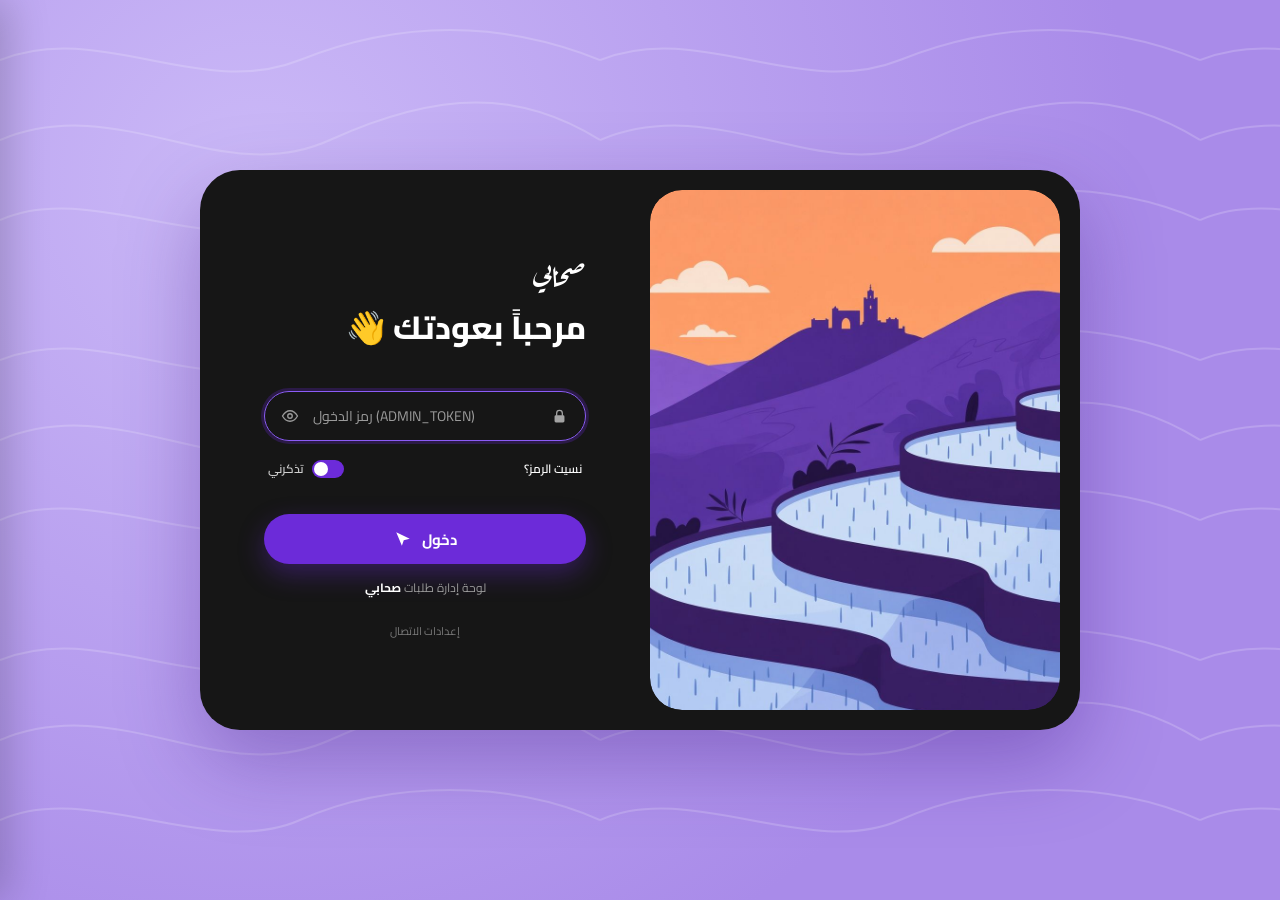
<file: admin/index.html>
<!DOCTYPE html>
<html lang="ar" dir="rtl">
<head>
<meta charset="UTF-8"><meta name="viewport" content="width=device-width, initial-scale=1.0">
<meta name="robots" content="noindex,nofollow,noarchive">
<title>لوحة التحكم | صحابي</title>
<link href="https://fonts.googleapis.com/css2?family=Cairo:wght@400;600;700;800&family=Aref+Ruqaa:wght@700&display=swap" rel="stylesheet">
<link rel="stylesheet" href="admin.css?v=2">
</head>
<body>
<div id="login" class="login" hidden>
  <div class="lg-card">
    <form class="lg-form" id="lgf" autocomplete="off">
      <div class="lg-logo">صحابي</div>
      <h1 class="lg-h">مرحباً بعودتك <span class="wave">👋</span></h1>
      <div class="lg-field">
        <svg class="lg-ic" viewBox="0 0 24 24"><rect x="5" y="11" width="14" height="10" rx="2" fill="currentColor" stroke="none"/><path d="M8 11V8a4 4 0 0 1 8 0v3"/></svg>
        <input id="lg-token" type="password" placeholder="رمز الدخول (ADMIN_TOKEN)" dir="auto" required aria-label="رمز الدخول">
        <button type="button" class="lg-eye" id="lg-eye" aria-label="إظهار الرمز"><svg viewBox="0 0 24 24"><path d="M2 12s4-7 10-7 10 7 10 7-4 7-10 7S2 12 2 12z"/><circle cx="12" cy="12" r="3"/></svg></button>
      </div>
      <div class="lg-row">
        <label class="lg-tgl"><input type="checkbox" id="lg-remember" checked><span></span>تذكرني</label>
        <button type="button" class="lg-link" id="lg-forgot" aria-expanded="false">نسيت الرمز؟</button>
      </div>
      <div class="lg-hint" id="lg-hint" hidden>الرمز موجود في: <b>Apps Script ← Project Settings ← Script properties ← <span dir="ltr">ADMIN_TOKEN</span></b>. انسخه والصقه هنا.</div>
      <div class="lg-err" id="lg-err" role="alert"></div>
      <button class="lg-btn" id="lg-btn" type="submit"><span class="lg-btn-t">دخول</span><svg viewBox="0 0 24 24"><path d="M3 11.5L21 3l-7.5 18-2.5-7.5z" fill="currentColor" stroke="none"/></svg></button>
      <p class="lg-foot">لوحة إدارة طلبات <b>صحابي</b></p>
      <details class="lg-adv"><summary>إعدادات الاتصال</summary>
        <input id="lg-url" dir="ltr" aria-label="رابط الـ API">
      </details>
    </form>
    <div class="lg-art" aria-hidden="true"></div>
  </div>
</div>

<div id="app" class="app" hidden>
  <aside class="side" id="side">
    <div class="side-logo">صحابي <small>الإدارة</small></div>
    <nav class="side-nav" id="nav">
      <a href="#/dashboard" data-v="dashboard"><svg viewBox="0 0 24 24"><path d="M3 3h8v8H3zM13 3h8v5h-8zM13 10h8v11h-8zM3 13h8v8H3z"/></svg>لوحة القيادة</a>
      <a href="#/orders" data-v="orders"><svg viewBox="0 0 24 24"><path d="M6 3h12l2 4v14H4V7z"/><path d="M4 7h16M9 11h6"/></svg>الطلبات <b class="nb" id="nb-new" hidden>0</b></a>
      <a href="#/customers" data-v="customers"><svg viewBox="0 0 24 24"><circle cx="9" cy="8" r="4"/><path d="M2 21c0-4 3-6 7-6s7 2 7 6M16 4a4 4 0 0 1 0 8M22 21c0-3-2-5-4-5.5"/></svg>العملاء</a>
      <a href="#/products" data-v="products"><svg viewBox="0 0 24 24"><path d="M4 5a2 2 0 0 1 2-2h13v16H6a2 2 0 0 0-2 2z"/><path d="M4 19V5"/></svg>المنتجات</a>
      <a href="#/settings" data-v="settings"><svg viewBox="0 0 24 24"><circle cx="12" cy="12" r="3"/><path d="M19.4 15a1.7 1.7 0 0 0 .3 1.8l.1.1a2 2 0 1 1-2.8 2.8l-.1-.1a1.7 1.7 0 0 0-1.8-.3 1.7 1.7 0 0 0-1 1.5V21a2 2 0 1 1-4 0v-.1a1.7 1.7 0 0 0-1.1-1.5 1.7 1.7 0 0 0-1.8.3l-.1.1a2 2 0 1 1-2.8-2.8l.1-.1a1.7 1.7 0 0 0 .3-1.8 1.7 1.7 0 0 0-1.5-1H3a2 2 0 1 1 0-4h.1a1.7 1.7 0 0 0 1.5-1.1 1.7 1.7 0 0 0-.3-1.8l-.1-.1a2 2 0 1 1 2.8-2.8l.1.1a1.7 1.7 0 0 0 1.8.3H9a1.7 1.7 0 0 0 1-1.5V3a2 2 0 1 1 4 0v.1a1.7 1.7 0 0 0 1 1.5 1.7 1.7 0 0 0 1.8-.3l.1-.1a2 2 0 1 1 2.8 2.8l-.1.1a1.7 1.7 0 0 0-.3 1.8V9a1.7 1.7 0 0 0 1.5 1H21a2 2 0 1 1 0 4h-.1a1.7 1.7 0 0 0-1.5 1z"/></svg>الإعدادات</a>
    </nav>
    <button class="side-out" id="logout" type="button"><svg viewBox="0 0 24 24"><path d="M9 21H5a2 2 0 0 1-2-2V5a2 2 0 0 1 2-2h4M16 17l5-5-5-5M21 12H9"/></svg>تسجيل الخروج</button>
  </aside>
  <div class="scrim" id="scrim"></div>
  <div class="main">
    <header class="top">
      <button class="burger" id="burger" type="button" aria-label="القائمة"><span></span><span></span><span></span></button>
      <h1 id="title">لوحة القيادة</h1>
      <div class="top-act">
        <span class="sync" id="sync" title="آخر تحديث"></span>
        <label class="tgl" title="تحديث تلقائي"><input type="checkbox" id="auto"><span></span><em>تلقائي</em></label>
        <button class="btn ghost" id="refresh" type="button" title="تحديث"><svg viewBox="0 0 24 24"><path d="M21 12a9 9 0 1 1-3-6.7L21 8M21 3v5h-5"/></svg><em>تحديث</em></button>
      </div>
    </header>
    <main class="view" id="view"></main>
  </div>
</div>

<aside class="drawer" id="drawer" aria-hidden="true"><div class="dr-in" id="dr"></div></aside>
<div class="dscrim" id="dscrim"></div>
<div class="toasts" id="toasts" aria-live="polite"></div>
<div id="print" class="print-area"></div>
<script src="admin.js?v=2"></script>
</body>
</html>
</file>
<file: admin/admin.css>
*,*::before,*::after{margin:0;padding:0;box-sizing:border-box;border-radius:0!important}
:root{--g:#1f3a2e;--g2:#2b4d3d;--gold:#b8862b;--gl:#f1d08a;--cr:#f7f5f0;--bd:#e6dfd0;--tx:#22302a;--mu:#7d857f;--red:#a3261f}
html,body{height:100%}
body{font-family:'Cairo',sans-serif;background:var(--cr);color:var(--tx);font-size:14px;font-variant-numeric:lining-nums}
button,input,select,textarea{font-family:inherit;font-size:14px;color:inherit}
svg{width:18px;height:18px;fill:none;stroke:currentColor;stroke-width:1.8;stroke-linecap:round;stroke-linejoin:round;flex:0 0 auto}
[hidden]{display:none!important}
.btn{display:inline-flex;align-items:center;gap:6px;border:1px solid var(--bd);background:#fff;padding:8px 14px;font-weight:700;cursor:pointer;text-decoration:none;color:var(--tx);white-space:nowrap}
.btn:hover{border-color:var(--g)}.btn.pri{background:var(--g);color:#fff;border-color:var(--g)}.btn.pri:hover{background:var(--gold);border-color:var(--gold)}
.btn.gold{background:var(--gold);color:#fff;border-color:var(--gold)}.btn.ghost{background:transparent}.btn.dang{color:var(--red);border-color:#e9c3c0}.btn.dang:hover{background:var(--red);color:#fff}
.btn.wa{background:#25d366;border-color:#25d366;color:#fff}.btn.wide{width:100%;justify-content:center;padding:12px}.btn:disabled{opacity:.6;cursor:wait}
input,select,textarea{border:1px solid var(--bd);background:#fff;padding:8px 10px;outline:none;width:100%}input:focus,select:focus,textarea:focus{border-color:var(--g)}
label{font-weight:700;font-size:13px;display:block;margin-bottom:4px}
/* login — matches the reference design; rounded corners allowed ONLY here */
.login{min-height:100%;display:flex;align-items:center;justify-content:center;padding:28px;background-color:#b9a4f0;
 background-image:url("data:image/svg+xml,%3Csvg xmlns='http://www.w3.org/2000/svg' width='600' height='300' viewBox='0 0 600 300'%3E%3Cg fill='none' stroke='%23ffffff' stroke-opacity='.18' stroke-width='2'%3E%3Cpath d='M0 60 C100 20 200 100 300 60 S500 20 600 60'/%3E%3Cpath d='M0 140 C120 90 220 190 330 140 S520 90 600 140'/%3E%3Cpath d='M0 220 C90 180 210 260 300 220 S510 180 600 220'/%3E%3C/g%3E%3C/svg%3E"),radial-gradient(circle at 20% 20%,#cbb9f7,#a98be9 70%);background-size:600px 300px,cover}
.login .lg-card{width:100%;max-width:880px;min-height:560px;background:#161616;border-radius:40px!important;padding:20px;display:grid;grid-template-columns:1fr 1fr;gap:20px;direction:ltr;box-shadow:0 30px 80px rgba(60,20,130,.35)}
.lg-form{direction:rtl;display:flex;flex-direction:column;justify-content:center;padding:30px 44px;color:#fff}
.lg-logo{font-family:'Aref Ruqaa',serif;font-size:30px;color:#fff;line-height:1;margin-bottom:10px}
.lg-h{font-family:'Cairo',sans-serif;font-weight:800;font-size:32px;color:#fff;margin-bottom:34px;letter-spacing:0}.lg-h .wave{display:inline-block;animation:wv 2.4s ease-in-out infinite;transform-origin:70% 70%}
@keyframes wv{0%,60%,100%{transform:rotate(0)}10%,30%{transform:rotate(14deg)}20%{transform:rotate(-8deg)}}
.lg-field{position:relative;margin-bottom:12px}
.login .lg-field input{width:100%;height:50px;border-radius:999px!important;background:transparent;border:1px solid #6d6d6d;color:#fff;padding:0 46px 0 48px;font-size:14px;transition:border-color .2s,box-shadow .2s}
.lg-field input::placeholder{color:#9b9b9b}.lg-field input:focus{border-color:#8b5cf6;box-shadow:0 0 0 3px rgba(108,43,217,.25)}
.lg-ic{position:absolute;right:18px;top:50%;transform:translateY(-50%);width:17px;height:17px;color:#a3a3a3;pointer-events:none}
.login .lg-eye{position:absolute;left:8px;top:50%;transform:translateY(-50%);width:36px;height:36px;border-radius:50%!important;border:0;background:transparent;color:#9b9b9b;cursor:pointer;display:flex;align-items:center;justify-content:center}.lg-eye:hover,.lg-eye.on{color:#fff;background:#262626}
.lg-row{display:flex;align-items:center;justify-content:space-between;margin:4px 4px 0;direction:rtl}
.lg-tgl{display:flex;align-items:center;gap:8px;margin:0;font-weight:600;font-size:12px;color:#cfcfcf;cursor:pointer;order:2}.lg-tgl input{display:none}
.login .lg-tgl span{width:32px;height:18px;border-radius:999px!important;background:#3a3a3a;position:relative;transition:background .2s}
.login .lg-tgl span::after{content:"";position:absolute;top:2px;right:2px;width:14px;height:14px;border-radius:50%!important;background:#fff;transition:right .2s}
.lg-tgl input:checked+span{background:#6c2bd9}.lg-tgl input:checked+span::after{right:16px}
.lg-link{order:1;background:none;border:0;color:#fff;font-size:12px;font-weight:600;cursor:pointer;padding:0}.lg-link:hover{color:#c4a8ff;text-decoration:underline}
.login .lg-hint{margin-top:10px;background:#222;border:1px solid #333;border-radius:16px!important;padding:10px 14px;font-size:12px;line-height:1.9;color:#cfcfcf}.lg-hint b{color:#fff;font-weight:600}
.login .lg-err{display:none;margin-top:12px;background:rgba(239,68,68,.12);border:1px solid rgba(239,68,68,.45);color:#fca5a5;border-radius:16px!important;padding:9px 14px;font-size:12.5px}.lg-err.on{display:block}
.login .lg-btn{margin-top:34px;height:50px;width:100%;border:0;border-radius:999px!important;background:#6c2bd9;color:#fff;font-weight:700;font-size:15px;display:flex;align-items:center;justify-content:center;gap:10px;cursor:pointer;transition:background .2s,transform .1s;box-shadow:0 10px 26px rgba(108,43,217,.35)}
.lg-btn:hover{background:#7c3aed}.lg-btn:active{transform:scale(.985)}.lg-btn:disabled{opacity:.7;cursor:wait}.lg-btn svg{width:18px;height:18px;transform:scaleX(-1)}
.lg-foot{text-align:center;font-size:12px;color:#9b9b9b;margin-top:12px}.lg-foot b{color:#fff}
.lg-adv{margin-top:18px;text-align:center}.lg-adv summary{list-style:none;cursor:pointer;font-size:11px;color:#7a7a7a;display:inline-block}.lg-adv summary::-webkit-details-marker{display:none}.lg-adv summary:hover{color:#c4a8ff}
.login .lg-adv input{margin-top:8px;height:40px;border-radius:999px!important;background:transparent;border:1px solid #444;color:#ddd;padding:0 16px;font-size:11px}
.login .lg-art{border-radius:32px!important;background:#6c2bd9 url(login-art.jpg) center/cover no-repeat;min-height:100%}
@media(max-width:760px){.login{padding:14px;align-items:flex-start}
 .login .lg-card{grid-template-columns:1fr;min-height:0;padding:12px;border-radius:30px!important;gap:0}
 .login .lg-art{order:-1;height:150px;min-height:0;border-radius:22px!important;background-position:center 35%}
 .lg-form{padding:26px 14px 18px}.lg-h{font-size:26px;margin-bottom:24px}.lg-btn{margin-top:26px}}
/* layout */
.app{display:flex;min-height:100%}
.side{width:240px;background:var(--g);color:#cfd8d2;display:flex;flex-direction:column;position:fixed;top:0;bottom:0;right:0;z-index:40;transition:transform .25s}
.side-logo{font-family:'Aref Ruqaa',serif;font-size:34px;color:var(--gl);padding:18px 22px;border-bottom:1px solid rgba(241,208,138,.15)}.side-logo small{font-family:'Cairo';font-size:12px;color:#9fb0a6;margin-right:6px}
.side-nav{flex:1;padding:12px 0}.side-nav a{display:flex;align-items:center;gap:12px;padding:12px 22px;color:#cfd8d2;text-decoration:none;font-weight:600;border-right:3px solid transparent}
.side-nav a:hover{background:rgba(255,255,255,.05);color:#fff}.side-nav a.on{background:rgba(241,208,138,.1);color:var(--gl);border-right-color:var(--gold)}
.nb{margin-right:auto;background:var(--gold);color:#fff;font-size:11px;padding:1px 7px}
.side-out{display:flex;gap:10px;align-items:center;background:none;border:0;border-top:1px solid rgba(241,208,138,.15);color:#cfd8d2;padding:16px 22px;cursor:pointer;font-weight:600}.side-out:hover{color:#fff}
.main{flex:1;margin-right:240px;min-width:0}
.top{position:sticky;top:0;z-index:30;background:#fff;border-bottom:1px solid var(--bd);display:flex;align-items:center;gap:14px;padding:12px 24px;min-height:62px}
.top h1{font-size:20px;color:var(--g)}.top-act{margin-right:auto;display:flex;align-items:center;gap:10px}
.sync{font-size:12px;color:var(--mu)}
.tgl{display:flex;align-items:center;gap:6px;margin:0;cursor:pointer;font-size:12px}.tgl input{display:none}.tgl span{width:34px;height:18px;background:#ccc;position:relative}.tgl span::after{content:"";position:absolute;top:2px;right:2px;width:14px;height:14px;background:#fff;transition:right .2s}
.tgl input:checked+span{background:var(--g)}.tgl input:checked+span::after{right:18px}.tgl em{font-style:normal;color:var(--mu)}.top .btn em{font-style:normal}
.burger{display:none;background:none;border:0;cursor:pointer;width:36px;height:36px;flex-direction:column;justify-content:center;gap:5px;padding:7px}.burger span{display:block;height:2px;background:var(--g)}
.scrim,.dscrim{display:none;position:fixed;inset:0;background:rgba(0,0,0,.4);z-index:35}.scrim.on,.dscrim.on{display:block}.dscrim{z-index:55}
.view{padding:22px 24px 40px;max-width:1400px}
/* cards */
.kpis{display:grid;grid-template-columns:repeat(auto-fill,minmax(180px,1fr));gap:12px;margin-bottom:18px}
.kpi{background:#fff;border:1px solid var(--bd);padding:14px 16px;position:relative;border-bottom:3px solid var(--bd)}
.kpi small{display:block;color:var(--mu);font-weight:600;font-size:12px}.kpi b{display:block;font-size:24px;color:var(--g);margin-top:4px;line-height:1.3}.kpi i{font-style:normal;font-size:12px;color:var(--mu)}
.kpi.k-new{border-bottom-color:#1a4f9c}.kpi.k-conf{border-bottom-color:#1f6b3a}.kpi.k-ship{border-bottom-color:var(--gold)}.kpi.k-del{border-bottom-color:var(--g)}.kpi.k-can{border-bottom-color:var(--red)}.kpi.k-money{background:var(--g);border-color:var(--g)}.kpi.k-money small{color:#b9c8bf}.kpi.k-money b{color:var(--gl)}
.grid2{display:grid;grid-template-columns:2fr 1fr;gap:14px;margin-bottom:14px}.grid2.eq{grid-template-columns:1fr 1fr}
.panel{background:#fff;border:1px solid var(--bd)}.panel>h3{font-size:15px;color:var(--g);padding:12px 16px;border-bottom:1px solid var(--bd);display:flex;align-items:center;gap:10px}.panel>h3 .seg{margin-right:auto}
.pbody{padding:14px 16px}
.seg{display:inline-flex;border:1px solid var(--bd)}.seg button{background:#fff;border:0;padding:4px 12px;cursor:pointer;font-weight:700;font-size:12px}.seg button.on{background:var(--g);color:#fff}
.chart svg{width:100%;height:auto;display:block}.chart text{font-family:Cairo;font-size:10px;fill:#8a908b}
.legend{display:flex;gap:14px;font-size:12px;color:var(--mu);margin-top:6px;flex-wrap:wrap}.legend i{display:inline-block;width:10px;height:10px;margin-left:5px;vertical-align:middle}
.donut{display:flex;align-items:center;gap:16px}.donut svg{width:150px;height:150px;flex:0 0 150px}.donut ul{list-style:none;flex:1}.donut li{display:flex;justify-content:space-between;padding:4px 0;font-size:13px;border-bottom:1px dashed #eee}.donut li i{display:inline-block;width:10px;height:10px;margin-left:6px}
.bars li{list-style:none;margin-bottom:10px}.bars .bl{display:flex;justify-content:space-between;font-size:13px;margin-bottom:3px}.bars .bt{height:8px;background:#f0ebe0}.bars .bt span{display:block;height:100%;background:var(--gold)}
/* toolbar */
.tools{display:flex;flex-wrap:wrap;gap:8px;align-items:flex-end;background:#fff;border:1px solid var(--bd);padding:12px;margin-bottom:12px}
.tools .f{display:flex;flex-direction:column;min-width:130px;flex:1}.tools .f label{font-size:11px;color:var(--mu);margin-bottom:2px}.tools .f.s{flex:2;min-width:200px}
.tools .acts{display:flex;gap:6px;flex-wrap:wrap}
.search{position:relative}.search kbd{position:absolute;left:8px;top:50%;transform:translateY(-50%);font-size:11px;border:1px solid var(--bd);padding:0 5px;color:var(--mu);background:var(--cr)}
.bulk{display:flex;align-items:center;gap:10px;background:var(--g);color:#fff;padding:10px 14px;margin-bottom:12px;flex-wrap:wrap}.bulk select{width:auto;color:var(--tx)}
/* table */
.tbl-wrap{background:#fff;border:1px solid var(--bd);overflow-x:auto}
table{width:100%;border-collapse:collapse}th,td{padding:10px 12px;text-align:right;border-bottom:1px solid #f0ebe0;white-space:nowrap}
th{background:var(--cr);color:var(--mu);font-size:12px;font-weight:700;position:sticky;top:0;cursor:default}th.sortable{cursor:pointer}th.sortable:hover{color:var(--g)}
tbody tr{cursor:pointer}tbody tr:hover{background:#fbf9f4}tbody tr.sel{background:#fdf6e6}td.num{font-weight:700;color:var(--g)}td .mu{color:var(--mu);font-size:12px;display:block}
td input[type=checkbox],th input[type=checkbox]{width:16px;height:16px}
.st{display:inline-block;padding:3px 10px;font-size:12px;font-weight:700;white-space:nowrap}
.st-new{background:#e3edfb;color:#1a4f9c}.st-confirmed{background:#e2f2e6;color:#1f6b3a}.st-shipping{background:#fdf1d8;color:#8a6420}.st-delivered{background:#1f3a2e;color:#f1d08a}.st-cancelled{background:#f8e1e0;color:#a3261f}.st-no_answer{background:#ececec;color:#555}
select.qs{width:auto;padding:4px 6px;font-size:12px;font-weight:700;border:0}
.rep{display:inline-block;background:var(--gold);color:#fff;font-size:10px;padding:0 6px;margin-right:4px;vertical-align:middle}
.pager{display:flex;align-items:center;justify-content:space-between;padding:10px 12px;gap:10px;flex-wrap:wrap;color:var(--mu);font-size:13px}.pager .pg{display:flex;gap:4px}.pager button{min-width:34px;justify-content:center;padding:5px 8px}
/* states */
.empty,.err{text-align:center;padding:50px 20px;background:#fff;border:1px solid var(--bd);color:var(--mu)}.empty h3,.err h3{color:var(--g);margin-bottom:6px;font-size:17px}.err h3{color:var(--red)}.empty .btn,.err .btn{margin-top:14px}
.sk{background:linear-gradient(90deg,#eee8dc 25%,#f6f2ea 50%,#eee8dc 75%);background-size:200% 100%;animation:sk 1.2s infinite}@keyframes sk{to{background-position:-200% 0}}
.sk-kpi{height:84px}.sk-line{height:42px;margin-bottom:6px}.sk-box{height:260px}
/* drawer */
.drawer{position:fixed;top:0;bottom:0;left:0;width:520px;max-width:100%;background:#fff;z-index:60;transform:translateX(-100%);transition:transform .25s;box-shadow:8px 0 40px rgba(0,0,0,.2);overflow-y:auto}
.drawer.on{transform:none}
.dr-head{background:var(--g);color:#fff;padding:16px 20px;position:sticky;top:0;z-index:2;display:flex;align-items:flex-start;gap:10px}.dr-head h2{font-size:18px;direction:ltr;text-align:right}.dr-head p{color:#b9c8bf;font-size:12px}.dr-head .x{margin-right:auto;background:none;border:0;color:#fff;font-size:26px;cursor:pointer;line-height:1}
.dr-sec{padding:16px 20px;border-bottom:1px solid #f0ebe0}.dr-sec h4{font-size:13px;color:var(--mu);margin-bottom:10px}
.kv{display:grid;grid-template-columns:110px 1fr;gap:6px 10px;font-size:14px}.kv dt{color:var(--mu)}.kv dd{font-weight:600}
.dr-acts{display:flex;flex-wrap:wrap;gap:6px}
.frm{display:grid;grid-template-columns:1fr 1fr;gap:10px}.frm .full{grid-column:1/-1}
.tline{list-style:none;border-right:2px solid var(--bd);padding-right:14px}.tline li{position:relative;padding-bottom:12px;font-size:13px}.tline li::before{content:"";position:absolute;right:-21px;top:5px;width:12px;height:12px;background:var(--gold)}.tline small{display:block;color:var(--mu);font-size:11px}
.total-big{font-size:22px;color:var(--g);font-weight:700}
/* toasts */
.toasts{position:fixed;bottom:18px;left:18px;z-index:80;display:flex;flex-direction:column;gap:8px}
.toast{background:var(--g);color:#fff;padding:12px 16px;min-width:240px;max-width:340px;box-shadow:0 8px 24px rgba(0,0,0,.25);border-right:4px solid var(--gold);animation:tin .25s}.toast.err{background:var(--red);border-right-color:#fff}
@keyframes tin{from{transform:translateY(10px);opacity:0}}
.note-s{font-size:12px;color:var(--mu);background:var(--cr);padding:10px 12px;margin-top:10px;line-height:1.8}
.set-grid{display:grid;grid-template-columns:1fr 1fr;gap:14px}.set-grid .panel .pbody>*+*{margin-top:10px}
.print-area{display:none}
/* mobile */
@media(max-width:900px){
 .side{transform:translateX(100%)}.side.on{transform:none}.main{margin-right:0}.burger{display:flex}
 .top{padding:10px 14px;gap:8px}.top h1{font-size:17px}.top .btn em,.tgl em,.sync{display:none}
 .view{padding:14px 12px 30px}.grid2,.grid2.eq,.set-grid{grid-template-columns:1fr}
 .kpis{grid-template-columns:repeat(2,1fr);gap:8px}.kpi{padding:10px 12px}.kpi b{font-size:19px}
 .tools .f{min-width:calc(50% - 4px)}.tools .f.s{min-width:100%}
 .tbl-wrap{background:none;border:0;overflow:visible}
 table.cards thead{display:none}table.cards,table.cards tbody{display:block}
 table.cards tr{display:grid;grid-template-columns:auto 1fr auto;gap:2px 10px;background:#fff;border:1px solid var(--bd);margin-bottom:8px;padding:12px;position:relative}
 table.cards td{border:0;padding:0;white-space:normal}table.cards td.c-chk{grid-row:span 3;align-self:start}
 table.cards td.c-id{font-weight:700;color:var(--g)}table.cards td.c-date{text-align:left;color:var(--mu);font-size:12px}
 table.cards td.c-name{grid-column:2/4}table.cards td.c-prod{grid-column:2/4;color:var(--mu);font-size:13px}
 table.cards td.c-city,table.cards td.c-phone,table.cards td.c-qty{display:none}
 table.cards td.c-total{grid-column:2;font-size:16px;margin-top:6px}table.cards td.c-st{text-align:left;margin-top:6px}
 .donut{flex-direction:column}.drawer{width:100%}.frm{grid-template-columns:1fr}
 .toasts{left:10px;right:10px}.toast{max-width:none}
}
/* print */
@media print{
 @page{size:A5;margin:10mm}
 body{background:#fff}body>*:not(.print-area){display:none!important}.print-area{display:block!important}
 .slip{font-family:'Cairo',sans-serif;color:#000}.slip+.slip{page-break-before:always}
 .slip .ph{display:flex;justify-content:space-between;align-items:center;border-bottom:3px solid #1f3a2e;padding-bottom:8px;margin-bottom:12px}
 .slip .lg{font-family:'Aref Ruqaa',serif;font-size:34px;color:#1f3a2e}.slip h2{font-size:16px}
 .slip table{width:100%;border-collapse:collapse;margin:10px 0}.slip td,.slip th{border:1px solid #999;padding:6px 8px;font-size:12px;white-space:normal}
 .slip .cod{border:3px solid #000;padding:10px;text-align:center;font-size:20px;font-weight:700;margin:12px 0}
 .slip .ft{font-size:10px;color:#555;text-align:center;margin-top:14px}
 .plist table{width:100%;border-collapse:collapse}.plist th,.plist td{border:1px solid #999;padding:4px 6px;font-size:10px;white-space:normal}
 @page list{size:A4 landscape}
}
/* QA: long customer/product names */
.c-name .nm{display:inline-block;max-width:220px;overflow:hidden;text-overflow:ellipsis;white-space:nowrap;vertical-align:bottom}
@media (max-width:1100px){.c-name .nm{max-width:150px}}
@media (max-width:760px){.c-name .nm{max-width:60vw}}
.drawer h2,.drawer .dname{overflow-wrap:anywhere}
/* ===== motion & polish layer (restrained; transform/opacity only, no layout shift) ===== */
:root{--ease:cubic-bezier(.22,1,.36,1)}
.btn,.seg button,.side-nav a,.side-out,tbody tr,.kpi,.panel,select.qs{transition:background-color .2s,border-color .2s,color .2s,box-shadow .25s var(--ease),transform .25s var(--ease)}
.btn:active:not(:disabled){transform:translateY(1px)}
.btn:focus-visible,.seg button:focus-visible,.side-nav a:focus-visible,.side-out:focus-visible,.lg-btn:focus-visible,.lg-link:focus-visible,.lg-eye:focus-visible,.x:focus-visible,select:focus-visible{outline:2px solid var(--gold);outline-offset:2px}
.kpi:hover{transform:translateY(-2px);box-shadow:0 10px 24px rgba(31,58,46,.08)}
tbody tr:hover{box-shadow:inset -3px 0 0 var(--gold)}
/* sidebar sliding indicator */
.side-nav{position:relative}
.side-nav.has-ind a.on{border-right-color:transparent}
.nav-ind{position:absolute;top:0;right:0;width:3px;background:var(--gold);opacity:0;pointer-events:none;transition:transform .35s var(--ease),height .35s var(--ease),opacity .2s}
/* scrims fade instead of popping */
.scrim,.dscrim{display:block;opacity:0;visibility:hidden;transition:opacity .3s,visibility 0s .3s}
.scrim.on,.dscrim.on{opacity:1;visibility:visible;transition:opacity .3s}
.side,.drawer{transition:transform .42s var(--ease)}
/* status flash on updated row */
@keyframes flash{0%{background-color:#f6e7c4}100%{background-color:transparent}}
tr.flash>td{animation:flash 1.2s ease-out}
/* toast exit */
.toast{animation:tin .35s var(--ease)}
@keyframes tin{from{transform:translateX(-24px);opacity:0}}
.toast.out{opacity:0;transform:translateX(-24px);transition:opacity .25s,transform .25s}
/* skeleton: tone */
.sk{animation-duration:1.4s}
/* login: square spinner + shake */
.lg-btn.busy svg{display:none}
.lg-btn.busy::before{content:"";width:14px;height:14px;border:2px solid rgba(255,255,255,.35);border-top-color:#fff;border-radius:0!important;animation:spin .7s linear infinite}
@keyframes spin{to{transform:rotate(360deg)}}
@media (prefers-reduced-motion:no-preference){
 /* login entrance */
 .login:not([hidden]) .lg-card{animation:lgCard .7s var(--ease) both}
 .login:not([hidden]) .lg-art{animation:lgArt 1.4s var(--ease) .15s both}
 .login:not([hidden]) .lg-form>*{animation:up .6s var(--ease) both}
 .lg-form>:nth-child(1){animation-delay:.2s!important}.lg-form>:nth-child(2){animation-delay:.27s!important}.lg-form>:nth-child(3){animation-delay:.34s!important}
 .lg-form>:nth-child(4){animation-delay:.41s!important}.lg-form>:nth-child(n+5){animation-delay:.48s!important}
 @keyframes lgCard{from{opacity:0;transform:translateY(18px) scale(.985)}}
 @keyframes lgArt{from{opacity:0;clip-path:inset(0 0 100% 0 round 32px);background-size:115%}to{clip-path:inset(0 0 0 0 round 32px)}}
 .lg-form.shake{animation:shake .45s cubic-bezier(.36,.07,.19,.97)!important}
 .lg-form.shake>*{animation:none!important}
 @keyframes shake{10%,90%{transform:translateX(-2px)}20%,80%{transform:translateX(4px)}30%,50%,70%{transform:translateX(-7px)}40%,60%{transform:translateX(7px)}}
 /* view transitions + staggers */
 @keyframes up{from{opacity:0;transform:translateY(12px)}}
 .view.fx-in>*{animation:up .5s var(--ease) both;animation-delay:calc(var(--i,0)*60ms)}
 .view.fx-in .kpi{animation:up .5s var(--ease) both;animation-delay:calc(var(--k,0)*35ms)}
 .view.fx-in .bars .bt span{animation:grow .9s var(--ease) .25s both;transform-origin:right}
 @keyframes grow{from{transform:scaleX(0)}}
 .view.fx-in .chart rect{animation:rise .7s var(--ease) .2s both;transform-box:fill-box;transform-origin:bottom}
 @keyframes rise{from{transform:scaleY(0)}}
 .view.fx-in .chart polyline{stroke-dasharray:3000;animation:draw 1.4s ease-out .35s both}
 @keyframes draw{from{stroke-dashoffset:3000}to{stroke-dashoffset:0}}
 .view.fx-rows tbody tr{animation:rowIn .45s var(--ease) both;animation-delay:calc(var(--r,0)*25ms)}
 @keyframes rowIn{from{opacity:0;transform:translateY(6px)}}
 .bulk{animation:up .3s var(--ease)}
 /* drawer contents */
 .fx-dr>.dr-sec{animation:up .5s var(--ease) both}
 .fx-dr>.dr-sec:nth-child(2){animation-delay:.08s}.fx-dr>.dr-sec:nth-child(3){animation-delay:.13s}.fx-dr>.dr-sec:nth-child(4){animation-delay:.18s}.fx-dr>.dr-sec:nth-child(n+5){animation-delay:.23s}
 .tline li{animation:up .4s var(--ease) both}
}
@media (prefers-reduced-motion:reduce){
 *,*::before,*::after{animation-duration:.01ms!important;animation-iteration-count:1!important;transition-duration:.01ms!important}
 .lg-btn.busy::before{animation:spin 1.5s linear infinite!important}
 .kpi:hover{transform:none}
}
</file>
